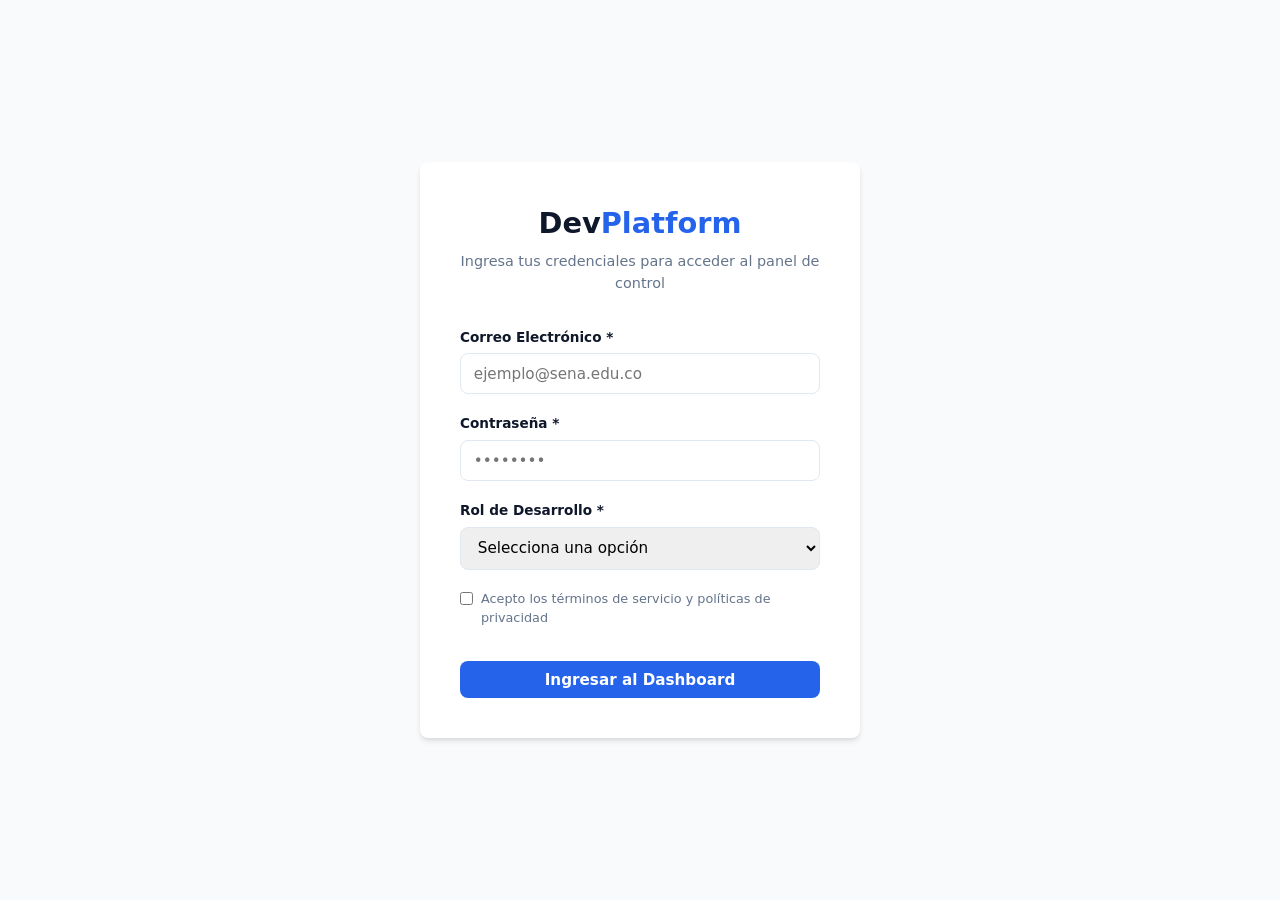
<file: index.html>
<!DOCTYPE html>
<html lang="es"> 
<head>
  <meta charset="UTF-8">
  <meta name="viewport" content="width=device-width, initial-scale=1.0">
  <title>Portal Dev - Iniciar Sesión / Registro</title>
  <link rel="stylesheet" href="css/styles.css">
</head>
<body class="auth-body">

  <main class="auth-container">
    <header class="auth-header">
      <h1 class="brand-title">Dev<span>Platform</span></h1>
      <p class="auth-subtitle">Ingresa tus credenciales para acceder al panel de control</p>
    </header>

    <form action="dashboard.html" method="GET" class="auth-form">

      <fieldset class="form-group-container">
        <legend class="sr-only">Datos de Acceso</legend>

        <div class="form-control">
          <label for="user-email">Correo Electrónico *</label>
          <input 
            type="email" 
            id="user-email" 
            name="email" 
            placeholder="ejemplo@sena.edu.co" 
            required>
        </div>

        <div class="form-control">
          <label for="user-password">Contraseña *</label>
          <input 
            type="password" 
            id="user-password" 
            name="password" 
            placeholder="••••••••" 
            minlength="6" 
            required>
        </div>

        <div class="form-control">
          <label for="user-role">Rol de Desarrollo *</label>
          <select id="user-role" name="role" required>
            <option value="" disabled selected>Selecciona una opción</option>
            <option value="frontend">Desarrollador Frontend</option>
            <option value="backend">Desarrollador Backend</option>
            <option value="fullstack">Desarrollador Fullstack</option>
          </select>
        </div>

        <div class="form-control checkbox-control">
          <input type="checkbox" id="terms" name="terms" required>
          <label for="terms">Acepto los términos de servicio y políticas de privacidad</label>
        </div>
      </fieldset>

      <button type="submit" class="btn btn-primary">Ingresar al Dashboard</button>
    </form>
  </main>

</body>
</html>
</file>
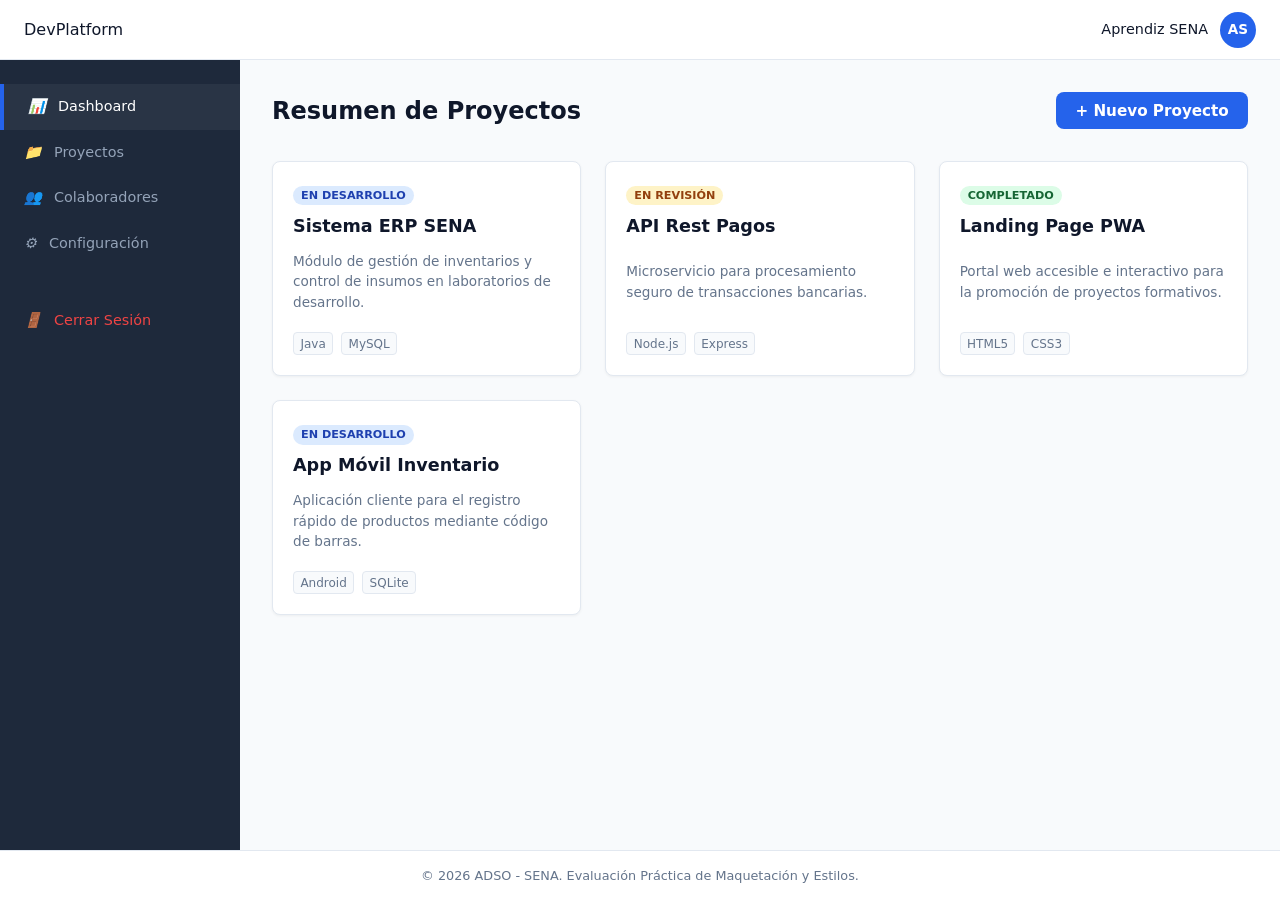
<file: dashboard.html>
<!DOCTYPE html>
<html lang="es">
<head>
  <meta charset="UTF-8">
  <meta name="viewport" content="width=device-width, initial-scale=1.0">
  <title>Dashboard - DevPlatform</title>
  <link rel="stylesheet" href="css/styles.css">
</head>
<body class="dashboard-layout">

  <!-- Header Superior -->
<!-- En el main-header -->
  <header class="main-header">
    <div class="header-left">
      <!-- Checkbox oculto + Label que actúa de botón hamburguesa -->
      <input type="checkbox" id="btn-menu" class="menu-checkbox">
      <label for="btn-menu" class="btn-hamburguesa" aria-label="Abrir menú">☰</label>
      <div class="logo">Dev<span>Platform</span></div>
    </div>
    
    <div class="user-profile">
      <span class="user-name">Aprendiz SENA</span>
      <div class="avatar">AS</div>
    </div>
  </header>

  <!-- Sidebar Lateral -->
  <aside class="sidebar">
    <nav class="sidebar-nav">
      <ul>
        <li><a href="#" class="active"><i>📊</i> Dashboard</a></li>
        <li><a href="#"><i>📁</i> Proyectos</a></li>
        <li><a href="#"><i>👥</i> Colaboradores</a></li>
        <li><a href="#"><i>⚙️</i> Configuración</a></li>
        <li><a href="index.html" class="nav-logout"><i>🚪</i> Cerrar Sesión</a></li>
      </ul>
    </nav>
  </aside>

  <!-- Área de Contenido Principal -->
  <main class="main-content">
    
    <section class="content-header">
      <h1>Resumen de Proyectos</h1>
      <button class="btn btn-primary">+ Nuevo Proyecto</button>
    </section>

    <!-- Grid de Tarjetas -->
    <section class="cards-grid">
      
      <article class="card">
        <header class="card-header">
          <span class="badge badge-active">En Desarrollo</span>
          <h3>Sistema ERP SENA</h3>
        </header>
        <p class="card-description">Módulo de gestión de inventarios y control de insumos en laboratorios de desarrollo.</p>
        <footer class="card-footer">
          <span class="tech-tag">Java</span>
          <span class="tech-tag">MySQL</span>
        </footer>
      </article>

      <article class="card">
        <header class="card-header">
          <span class="badge badge-pending">En Revisión</span>
          <h3>API Rest Pagos</h3>
        </header>
        <p class="card-description">Microservicio para procesamiento seguro de transacciones bancarias.</p>
        <footer class="card-footer">
          <span class="tech-tag">Node.js</span>
          <span class="tech-tag">Express</span>
        </footer>
      </article>

      <article class="card">
        <header class="card-header">
          <span class="badge badge-completed">Completado</span>
          <h3>Landing Page PWA</h3>
        </header>
        <p class="card-description">Portal web accesible e interactivo para la promoción de proyectos formativos.</p>
        <footer class="card-footer">
          <span class="tech-tag">HTML5</span>
          <span class="tech-tag">CSS3</span>
        </footer>
      </article>

      <article class="card">
        <header class="card-header">
          <span class="badge badge-active">En Desarrollo</span>
          <h3>App Móvil Inventario</h3>
        </header>
        <p class="card-description">Aplicación cliente para el registro rápido de productos mediante código de barras.</p>
        <footer class="card-footer">
          <span class="tech-tag">Android</span>
          <span class="tech-tag">SQLite</span>
        </footer>
      </article>

    </section>

  </main>

  <!-- Pie de página del Dashboard -->
  <footer class="main-footer">
    <p>&copy; 2026 ADSO - SENA. Evaluación Práctica de Maquetación y Estilos.</p>
  </footer>

</body>
</html>
</file>
<file: css/styles.css>
/* ==========================================================================
   1. VARIABLES GLOBALES Y RESET
   ========================================================================== */
:root {
  --primary-color: #2563eb;
  --primary-hover: #1d4ed8;
  --bg-color: #f8fafc;
  --card-bg: #ffffff;
  --text-main: #0f172a;
  --text-muted: #64748b;
  --border-color: #e2e8f0;
  --sidebar-bg: #1e293b;
  --sidebar-text: #94a3b8;
  --radius: 8px;
  --shadow: 0 4px 6px -1px rgba(0, 0, 0, 0.1), 0 2px 4px -1px rgba(0, 0, 0, 0.06);
}

* {
  margin: 0;
  padding: 0;
  box-sizing: border-box;
  font-family: system-ui, -apple-system, BlinkMacSystemFont, 'Segoe UI', Roboto, sans-serif;
}

body {
  background-color: var(--bg-color);
  color: var(--text-main);
  line-height: 1.5;
}

.logo2 {
  color: #ef4444;
}
/* Visibilidad Accesibilidad */
.sr-only {
  position: absolute;
  width: 1px;
  height: 1px;
  padding: 0;
  margin: -1px;
  overflow: hidden;
  clip: rect(0, 0, 0, 0);
  border: 0;
}

/* Botones Reutilizables */
.btn {
  display: inline-block;
  padding: 0.6rem 1.2rem;
  font-size: 0.95rem;
  font-weight: 600;
  border-radius: var(--radius);
  border: none;
  cursor: pointer;
  transition: background-color 0.2s ease, transform 0.1s ease;
  text-decoration: none;
}

.btn-primary {
  background-color: var(--primary-color);
  color: white;
}

.btn-primary:hover {
  background-color: var(--primary-hover);
}

.btn-primary:active {
  transform: scale(0.98);
}

/* ==========================================================================
   2. ESTILOS PÁGINA 1: FORMULARIO (index.html)
   ========================================================================== */
.auth-body {
  display: flex;
  justify-content: center;
  align-items: center;
  min-height: 100vh;
  padding: 1rem;
}

.auth-container {
  background-color: var(--card-bg);
  padding: 2.5rem;
  border-radius: var(--radius);
  box-shadow: var(--shadow);
  width: 100%;
  max-width: 440px;
}

.auth-header {
  text-align: center;
  margin-bottom: 2rem;
}

.brand-title {
  font-size: 1.8rem;
  color: var(--text-main);
}

.brand-title span {
  color: var(--primary-color);
}

.auth-subtitle {
  color: var(--text-muted);
  font-size: 0.9rem;
  margin-top: 0.4rem;
}

.form-group-container {
  border: none;
  padding: 0;
  margin: 0;
}

.form-control {
  margin-bottom: 1.2rem;
  display: flex;
  flex-direction: column;
}

.form-control label {
  font-size: 0.85rem;
  font-weight: 600;
  margin-bottom: 0.4rem;
  color: var(--text-main);
}

.form-control input,
.form-control select {
  padding: 0.65rem 0.8rem;
  border: 1px solid var(--border-color);
  border-radius: var(--radius);
  font-size: 0.95rem;
  outline: none;
  transition: border-color 0.2s ease, box-shadow 0.2s ease;
}

.form-control input:focus,
.form-control select:focus {
  border-color: var(--primary-color);
  box-shadow: 0 0 0 3px rgba(37, 99, 235, 0.15);
}

.checkbox-control {
  flex-direction: row;
  align-items: flex-start;
  gap: 0.5rem;
}

.checkbox-control input {
  margin-top: 0.2rem;
}

.checkbox-control label {
  font-weight: 400;
  font-size: 0.8rem;
  color: var(--text-muted);
}

.auth-form .btn {
  width: 100%;
  margin-top: 0.5rem;
}

/* ==========================================================================
   3. ESTILOS PÁGINA 2: DASHBOARD (dashboard.html)
   ========================================================================== */
.dashboard-layout {
  display: grid;
  grid-template-areas:
    "header header"
    "sidebar main"
    "footer footer";
  grid-template-columns: 240px 1fr;
  grid-template-rows: 60px 1fr 50px;
  min-height: 100vh;
}

/* Header */
.main-header {
  grid-area: header;
  background-color: var(--card-bg);
  border-bottom: 1px solid var(--border-color);
  display: flex;
  justify-content: space-between;
  align-items: center;
  padding: 0 1.5rem;
}

.header-left {
  display: flex;
  align-items: center;
}

/* Ocultar elementos de menú hamburguesa por defecto en Escritorio */
.menu-checkbox {
  display: none;
}

.btn-hamburguesa {
  display: none;
  font-size: 1.5rem;
  cursor: pointer;
  user-select: none;
  margin-right: 1rem;
}

.user-profile {
  display: flex;
  align-items: center;
  gap: 0.75rem;
}

.user-name {
  font-size: 0.9rem;
  font-weight: 500;
}

.avatar {
  width: 36px;
  height: 36px;
  border-radius: 50%;
  background-color: var(--primary-color);
  color: white;
  display: flex;
  align-items: center;
  justify-content: center;
  font-size: 0.85rem;
  font-weight: bold;
}

/* Sidebar */
.sidebar {
  grid-area: sidebar;
  background-color: var(--sidebar-bg);
  padding: 1.5rem 0;
}

.sidebar-nav ul {
  list-style: none;
}

.sidebar-nav a {
  display: flex;
  align-items: center;
  gap: 0.75rem;
  padding: 0.75rem 1.5rem;
  color: var(--sidebar-text);
  text-decoration: none;
  font-size: 0.9rem;
  transition: background-color 0.2s, color 0.2s;
}

.sidebar-nav a:hover,
.sidebar-nav a.active {
  background-color: rgba(255, 255, 255, 0.05);
  color: #ffffff;
  border-left: 4px solid var(--primary-color);
}

.sidebar-nav .nav-logout {
  margin-top: 2rem;
  color: #ef4444;
}

/* Main Content */
.main-content {
  grid-area: main;
  padding: 2rem;
}

.content-header {
  display: flex;
  justify-content: space-between;
  align-items: center;
  margin-bottom: 2rem;
}

.content-header h1 {
  font-size: 1.5rem;
}

/* Grid de Tarjetas */
.cards-grid {
  display: grid;
  grid-template-columns: repeat(auto-fit, minmax(260px, 1fr));
  gap: 1.5rem;
}

.card {
  background-color: var(--card-bg);
  border: 1px solid var(--border-color);
  border-radius: var(--radius);
  padding: 1.25rem;
  display: flex;
  flex-direction: column;
  justify-content: space-between;
  box-shadow: 0 1px 3px rgba(0,0,0,0.05);
  transition: transform 0.2s ease, box-shadow 0.2s ease;
}

.card:hover {
  transform: translateY(-4px);
  box-shadow: var(--shadow);
}

.card-header {
  margin-bottom: 0.75rem;
}

.card-header h3 {
  font-size: 1.1rem;
  margin-top: 0.4rem;
}

.card-description {
  font-size: 0.85rem;
  color: var(--text-muted);
  margin-bottom: 1.25rem;
}

.card-footer {
  display: flex;
  gap: 0.5rem;
}

/* Badges y Tags */
.badge {
  font-size: 0.7rem;
  padding: 0.2rem 0.5rem;
  border-radius: 12px;
  font-weight: 600;
  text-transform: uppercase;
}

.badge-active { background-color: #dbeafe; color: #1e40af; }
.badge-pending { background-color: #fef3c7; color: #92400e; }
.badge-completed { background-color: #dcfce7; color: #166534; }

.tech-tag {
  background-color: var(--bg-color);
  border: 1px solid var(--border-color);
  font-size: 0.75rem;
  padding: 0.1rem 0.4rem;
  border-radius: 4px;
  color: var(--text-muted);
}

/* Footer */
.main-footer {
  grid-area: footer;
  background-color: var(--card-bg);
  border-top: 1px solid var(--border-color);
  display: flex;
  align-items: center;
  justify-content: center;
  font-size: 0.8rem;
  color: var(--text-muted);
  padding: 0 1rem;
}

/* ==========================================================================
   4. DISEÑO RESPONSIVO (MOBILE FIRST BREAKPOINTS)
   ========================================================================== */
@media (max-width: 768px) {
  .btn-hamburguesa {
    display: block; /* Muestra el botón hamburguesa en móviles */
  }

  .dashboard-layout {
    grid-template-areas:
      "header"
      "main"
      "footer";
    grid-template-columns: 1fr;
    grid-template-rows: 60px 1fr 50px;
  }

  /* Menú Flotante / Oculto por defecto a la izquierda */
  .sidebar {
    position: fixed;
    top: 60px;
    left: -240px; /* Oculto fuera de pantalla */
    width: 240px;
    height: calc(100vh - 60px);
    transition: left 0.3s ease; /* Desplazamiento fluido */
    z-index: 1000;
  }

  /* Checkbox Hack: Muestra el sidebar al marcar el botón hamburguesa */
  .menu-checkbox:checked ~ .sidebar,
  .dashboard-layout:has(.menu-checkbox:checked) .sidebar {
    left: 0;
  }

  .content-header {
    flex-direction: column;
    align-items: flex-start;
    gap: 1rem;
  }

  .main-content {
    padding: 1rem;
  }
}
</file>
